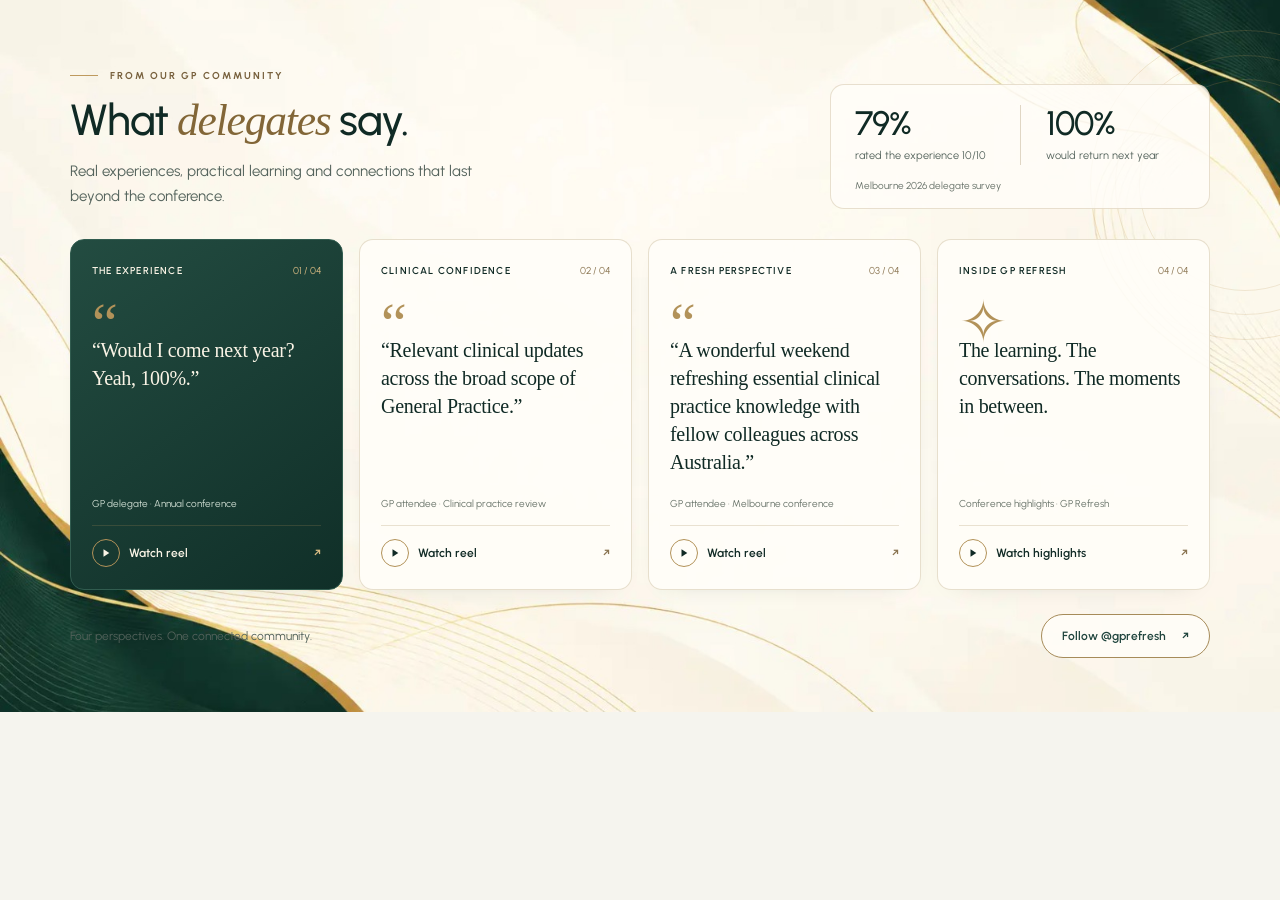
<file: preview/social.html>
<!doctype html>
<html lang="en">
<head>
  <meta charset="UTF-8">
  <meta name="viewport" content="width=device-width, initial-scale=1.0">
  <title>What Delegates Say | GP Refresh</title>
<style>
@import url('https://fonts.googleapis.com/css2?family=Urbanist:wght@400;500;600;700&display=swap');
*, *::before, *::after {
  box-sizing: border-box;
}
html, body {
  margin: 0;
  padding: 0;
  background: #f5f4ee;
}
:root {
  --gpr-social-green: #1f443d;
  --gpr-social-ink: #102a25;
  --gpr-social-gold: #be9a5e;
}
.gpr-testimonials-section {
  position: relative;
  isolation: isolate;
  overflow: hidden;
  width: 100%;
  padding: 68px 70px 54px;
  background: #faf7ee url('assets/background%20image.jpeg') center / cover no-repeat;
  color: var(--gpr-social-ink);
  font-family: 'Urbanist', sans-serif;
  font-size: 16px;
  line-height: 1.5;
  letter-spacing: normal;
}
.gpr-testimonials-section :where(h2, h3, p, blockquote) {
  margin: 0;
  font-family: inherit;
  color: inherit;
}
.gpr-social-inner {
  position: relative;
  z-index: 1;
  width: 100%;
  max-width: 1200px;
  margin-inline: auto;
}
.gpr-social-header {
  display: grid;
  grid-template-columns: minmax(0, 1fr) minmax(280px, 380px);
  align-items: end;
  gap: 40px;
  margin-bottom: 30px;
}
.gpr-social-eyebrow {
  display: flex;
  align-items: center;
  gap: 12px;
  margin-bottom: 12px !important;
  color: #78613d !important;
  font-size: 10px;
  font-weight: 700;
  letter-spacing: 2px;
  text-transform: uppercase;
}
.gpr-social-eyebrow::before {
  content: '';
  width: 28px;
  height: 1px;
  background: var(--gpr-social-gold);
}
.gpr-testimonials-section .gpr-social-title {
  font-size: clamp(30px, 3.4vw, 44px);
  font-weight: 500;
  line-height: 1.15;
  letter-spacing: -1.2px;
}
.gpr-social-title em {
  font-family: Georgia, serif;
  font-weight: 400;
  color: #826637;
}
.gpr-testimonials-section .gpr-social-intro {
  max-width: 440px;
  margin-top: 14px;
  color: #53625b;
  font-size: 15px;
  line-height: 1.65;
}
.gpr-social-proof {
  padding: 20px 24px 15px;
  border: 1px solid rgba(163, 135, 84, .25);
  border-radius: 14px;
  background: rgba(255, 253, 248, .84);
}
.gpr-social-stats {
  display: grid;
  grid-template-columns: 1fr 1fr;
}
.gpr-social-stat + .gpr-social-stat {
  padding-left: 25px;
  border-left: 1px solid #e0d6c4;
}
.gpr-social-stat strong {
  display: block;
  font-size: 34px;
  font-weight: 500;
  line-height: 1.1;
  letter-spacing: -1px;
}
.gpr-social-stat span {
  display: block;
  margin-top: 6px;
  font-size: 11px;
  color: #53625b;
}
.gpr-testimonials-section .gpr-social-survey {
  margin-top: 13px;
  font-size: 10px;
  color: #657067;
}
.gpr-social-cards {
  display: grid;
  grid-template-columns: repeat(4, minmax(0, 1fr));
  gap: 16px;
  min-width: 0;
}
.gpr-social-card {
  display: flex;
  flex-direction: column;
  min-width: 0;
  min-height: 270px;
  padding: 23px 21px 20px;
  border: 1px solid rgba(163, 135, 84, .26);
  border-radius: 14px;
  background: rgba(255, 253, 248, .94);
  box-shadow: 0 8px 24px -20px rgba(21, 47, 39, .28);
}
.gpr-social-card--featured {
  background: linear-gradient(145deg, #234c41, #102f28);
  color: #faf4e6;
  border-color: #315c4f;
}
.gpr-social-card-top {
  display: flex;
  justify-content: space-between;
  align-items: center;
  gap: 8px;
}
.gpr-testimonials-section .gpr-social-topic {
  font-size: 10px;
  font-weight: 600;
  line-height: 1.5;
  letter-spacing: 1.2px;
  text-transform: uppercase;
}
.gpr-social-index {
  color: #8a7450;
  font-size: 10px;
  font-variant-numeric: tabular-nums;
}
.gpr-social-card--featured .gpr-social-index {
  color: #d9bb83;
}
.gpr-social-quote-mark {
  height: 42px;
  margin-top: 16px;
  color: #b29259;
  font-family: Georgia, serif;
  font-size: 58px;
  line-height: 1;
}
.gpr-social-card blockquote,
.gpr-testimonials-section .gpr-social-highlight {
  flex: 1;
  margin-bottom: 20px;
  font-family: Georgia, serif;
  font-size: 20px;
  font-weight: 400;
  line-height: 1.4;
  letter-spacing: -.3px;
}
.gpr-social-card blockquote p {
  font-family: inherit;
}
.gpr-testimonials-section .gpr-social-credit {
  margin-top: auto;
  margin-bottom: 14px;
  color: #677268;
  font-size: 10px;
}
.gpr-social-card--featured .gpr-social-credit {
  color: #d1dfd4;
}
.gpr-social-watch {
  display: flex;
  align-items: center;
  gap: 9px;
  min-height: 44px;
  padding-top: 12px;
  border-top: 1px solid rgba(163, 135, 84, .24);
  color: inherit;
  font-size: 12px;
  font-weight: 600;
  text-decoration: none;
}
.gpr-social-watch svg {
  flex-shrink: 0;
  width: 28px;
  height: 28px;
  padding: 8px;
  border: 1px solid #b29259;
  border-radius: 50%;
  fill: currentColor;
}
.gpr-social-watch span:last-child {
  margin-left: auto;
  color: #8a7450;
}
.gpr-social-card--featured .gpr-social-watch span:last-child {
  color: #d9bb83;
}
.gpr-social-footer {
  display: flex;
  justify-content: space-between;
  align-items: center;
  gap: 20px;
  margin-top: 24px;
}
.gpr-testimonials-section .gpr-social-caption {
  color: #53625b;
  font-size: 12px;
}
.gpr-social-swipe {
  display: none;
}
.gpr-social-follow {
  display: inline-flex;
  align-items: center;
  gap: 16px;
  min-height: 44px;
  padding: 10px 20px;
  border: 1px solid #a68b59;
  border-radius: 30px;
  color: var(--gpr-social-green);
  background: rgba(255, 253, 248, .9);
  font-size: 12px;
  font-weight: 600;
  text-decoration: none;
}
.gpr-testimonials-section :is(a, button):focus-visible {
  outline: 2px solid #97753a;
  outline-offset: 4px;
}
.gpr-social-ornament {
  position: absolute;
  z-index: 0;
  top: 30px;
  right: -120px;
  width: 310px;
  height: 310px;
  border: 1px solid rgba(190, 154, 94, .22);
  border-radius: 50%;
  pointer-events: none;
}
.gpr-social-ornament::before,
.gpr-social-ornament::after {
  content: '';
  position: absolute;
  inset: 24px;
  border: 1px solid rgba(190, 154, 94, .2);
  border-radius: 50%;
}
.gpr-social-ornament::after {
  inset: 48px;
}
.gpr-social-dialog {
  box-sizing: border-box;
  width: min(420px, calc(100% - 32px));
  max-width: calc(100% - 32px);
  max-height: calc(100vh - 32px);
  max-height: calc(100dvh - 32px);
  margin: auto;
  padding: 18px;
  overflow: hidden;
  border: 1px solid rgba(210, 178, 120, .65);
  border-radius: 22px;
  background: linear-gradient(145deg, #24483e, #0c251f 70%);
  color: #faf4e6;
  font-family: 'Urbanist', sans-serif;
  box-shadow: 0 30px 90px rgba(0, 0, 0, .45), inset 0 1px 0 rgba(255, 240, 210, .15);
}
.gpr-social-dialog[open] {
  display: flex;
  flex-direction: column;
  gap: 12px;
}
.gpr-social-dialog::backdrop {
  background: rgba(4, 15, 12, .82);
  backdrop-filter: blur(6px);
}
.gpr-social-dialog:not([open]) {
  display: none;
}
.gpr-social-dialog-header {
  display: flex;
  flex-shrink: 0;
  justify-content: space-between;
  align-items: center;
  gap: 14px;
}
.gpr-social-dialog-heading {
  min-width: 0;
}
.gpr-social-dialog .gpr-social-dialog-eyebrow {
  margin-bottom: 4px;
  color: #d8bd88;
  font-size: 9px;
  font-weight: 600;
  line-height: 1.4;
  letter-spacing: 1.6px;
  text-transform: uppercase;
}
.gpr-social-dialog-header h3 {
  font-size: 15px;
  font-weight: 500;
  line-height: 1.4;
}
.gpr-social-close {
  display: grid;
  place-items: center;
  flex-shrink: 0;
  width: 44px;
  height: 44px;
  padding: 0;
  border: 1px solid rgba(216, 189, 136, .4);
  border-radius: 50%;
  background: rgba(255, 255, 255, .04);
  color: #faf4e6;
  font-size: 24px;
  line-height: 1;
  cursor: pointer;
}
.gpr-social-player {
  position: relative;
  flex: none;
  align-self: center;
  width: 360px;
  max-width: 100%;
  height: 480px;
  min-height: 0;
  overflow: hidden;
  border-radius: 12px;
  background: #fff;
  box-shadow: 0 0 0 1px rgba(216, 189, 136, .25), 0 8px 24px rgba(0, 0, 0, .18);
}
.gpr-social-player iframe {
  position: absolute;
  inset: 0;
  display: block;
  width: 360px;
  max-width: none;
  height: 900px;
  border: 0;
  background: #fff;
  transform-origin: top left;
}
.gpr-social-dialog .gpr-social-open-original {
  display: flex;
  flex-shrink: 0;
  align-items: center;
  justify-content: center;
  gap: 12px;
  min-height: 44px;
  padding: 8px 16px;
  border: 1px solid rgba(216, 189, 136, .3);
  border-radius: 8px;
  background: rgba(255, 255, 255, .04);
  color: #f1e3c9;
  font-size: 12px;
  font-weight: 500;
  line-height: 1.5;
  text-decoration: none;
}
@media (max-width: 1024px) {
  .gpr-testimonials-section { padding: 56px 30px 44px; }
  .gpr-social-header { gap: 24px; }
  .gpr-social-cards { grid-template-columns: repeat(2, minmax(0, 1fr)); }
  .gpr-social-card { min-height: 245px; }
}
@media (max-width: 767px) {
  .gpr-testimonials-section { padding: 44px 20px 36px; }
  .gpr-social-header { grid-template-columns: minmax(0, 1fr); gap: 22px; margin-bottom: 22px; }
  .gpr-social-proof { max-width: 380px; padding: 16px 20px 13px; }
  .gpr-social-stat strong { font-size: 28px; }
  .gpr-social-cards {
    grid-template-columns: none;
    grid-auto-flow: column;
    grid-auto-columns: minmax(240px, 82%);
    gap: 12px;
    overflow-x: auto;
    overscroll-behavior-x: contain;
    scroll-snap-type: x mandatory;
    scroll-padding-inline: 0;
    scrollbar-width: thin;
    scrollbar-color: #be9a5e transparent;
    padding-bottom: 12px;
  }
  .gpr-social-card { min-height: 275px; scroll-snap-align: start; }
  .gpr-social-footer { align-items: flex-start; margin-top: 16px; gap: 12px; flex-wrap: wrap; }
  .gpr-social-caption { display: none; }
  .gpr-social-swipe { display: inline; color: #53625b; font-size: 11px; line-height: 44px; }
  .gpr-social-follow { padding-inline: 16px; }
  .gpr-social-dialog { padding: 14px; }
}
@media (prefers-reduced-motion: no-preference) and (hover: hover) and (pointer: fine) {
  .gpr-social-card { transition: transform .25s ease, box-shadow .25s ease, border-color .25s ease; }
  .gpr-social-card:hover { transform: translateY(-4px); border-color: #be9a5e; box-shadow: 0 14px 30px -20px rgba(21, 47, 39, .35); }
  .gpr-social-follow { transition: background-color .2s ease; }
  .gpr-social-follow:hover { background: #eee5d2; }
  .gpr-social-close, .gpr-social-dialog .gpr-social-open-original { transition: background-color .2s ease, border-color .2s ease; }
  .gpr-social-close:hover, .gpr-social-dialog .gpr-social-open-original:hover { background: rgba(216, 189, 136, .12); border-color: #be9a5e; }
}
@media (prefers-reduced-motion: no-preference) {
  .gpr-social-dialog[open] { animation: gpr-social-popup-in .22s cubic-bezier(.22, 1, .36, 1); }
}
@keyframes gpr-social-popup-in {
  from { opacity: 0; transform: translateY(10px) scale(.98); }
  to { opacity: 1; transform: translateY(0) scale(1); }
}
@supports (animation-timeline: view()) {
  @media (prefers-reduced-motion: no-preference) {
    .gpr-social-ornament {
      animation: gpr-social-drift linear both;
      animation-timeline: view();
      animation-range: entry 0% exit 100%;
    }
  }
}
@keyframes gpr-social-drift {
  from { transform: translate(-12px, -25px) scale(.92); }
  to { transform: translate(12px, 35px) scale(1.08); }
}
</style>
</head>
<body>
<section class="gpr-testimonials-section" id="testimonials" aria-labelledby="gpr-social-title">
  <div class="gpr-social-ornament" aria-hidden="true"></div>
  <div class="gpr-social-inner">
    <header class="gpr-social-header">
      <div data-social-reveal>
        <p class="gpr-social-eyebrow">From our GP community</p>
        <h2 class="gpr-social-title" id="gpr-social-title">What <em>delegates</em> say.</h2>
        <p class="gpr-social-intro">Real experiences, practical learning and connections that last beyond the conference.</p>
      </div>
      <div class="gpr-social-proof" data-social-reveal>
        <div class="gpr-social-stats">
          <div class="gpr-social-stat"><strong>79%</strong><span>rated the experience 10/10</span></div>
          <div class="gpr-social-stat"><strong>100%</strong><span>would return next year</span></div>
        </div>
        <p class="gpr-social-survey">Melbourne 2026 delegate survey</p>
      </div>
    </header>
    <div class="gpr-social-cards" tabindex="0" aria-label="Delegate experiences. Scroll to explore four reels.">
      <article class="gpr-social-card gpr-social-card--featured" data-social-reveal>
        <div class="gpr-social-card-top"><h3 class="gpr-social-topic">The experience</h3><span class="gpr-social-index">01 / 04</span></div>
        <div class="gpr-social-quote-mark" aria-hidden="true">“</div>
        <blockquote><p>“Would I come next year? Yeah, 100%.”</p></blockquote>
        <p class="gpr-social-credit">GP delegate · Annual conference</p>
        <a class="gpr-social-watch" data-gpr-reel href="https://www.instagram.com/reel/DbNpDp8FAhu/" target="_blank" rel="noopener noreferrer" aria-label="Watch the featured delegate review">
          <svg viewBox="0 0 12 12" aria-hidden="true"><path d="M3 1.5 10 6 3 10.5Z"/></svg><span>Watch reel</span><span aria-hidden="true">↗</span>
        </a>
      </article>
      <article class="gpr-social-card" data-social-reveal>
        <div class="gpr-social-card-top"><h3 class="gpr-social-topic">Clinical confidence</h3><span class="gpr-social-index">02 / 04</span></div>
        <div class="gpr-social-quote-mark" aria-hidden="true">“</div>
        <blockquote><p>“Relevant clinical updates across the broad scope of General Practice.”</p></blockquote>
        <p class="gpr-social-credit">GP attendee · Clinical practice review</p>
        <a class="gpr-social-watch" data-gpr-reel href="https://www.instagram.com/reel/DbVVqn9jdAF/" target="_blank" rel="noopener noreferrer" aria-label="Watch the clinical scope review">
          <svg viewBox="0 0 12 12" aria-hidden="true"><path d="M3 1.5 10 6 3 10.5Z"/></svg><span>Watch reel</span><span aria-hidden="true">↗</span>
        </a>
      </article>
      <article class="gpr-social-card" data-social-reveal>
        <div class="gpr-social-card-top"><h3 class="gpr-social-topic">A fresh perspective</h3><span class="gpr-social-index">03 / 04</span></div>
        <div class="gpr-social-quote-mark" aria-hidden="true">“</div>
        <blockquote><p>“A wonderful weekend refreshing essential clinical practice knowledge with fellow colleagues across Australia.”</p></blockquote>
        <p class="gpr-social-credit">GP attendee · Melbourne conference</p>
        <a class="gpr-social-watch" data-gpr-reel href="https://www.instagram.com/reel/DbSUPAYDatQ/" target="_blank" rel="noopener noreferrer" aria-label="Watch the weekend refresher review">
          <svg viewBox="0 0 12 12" aria-hidden="true"><path d="M3 1.5 10 6 3 10.5Z"/></svg><span>Watch reel</span><span aria-hidden="true">↗</span>
        </a>
      </article>
      <article class="gpr-social-card" data-social-reveal>
        <div class="gpr-social-card-top"><h3 class="gpr-social-topic">Inside GP Refresh</h3><span class="gpr-social-index">04 / 04</span></div>
        <div class="gpr-social-quote-mark" aria-hidden="true">✧</div>
        <p class="gpr-social-highlight">The learning. The conversations. The moments in between.</p>
        <p class="gpr-social-credit">Conference highlights · GP Refresh</p>
        <a class="gpr-social-watch" data-gpr-reel href="https://www.instagram.com/reel/DclFN__FI0H/" target="_blank" rel="noopener noreferrer" aria-label="Watch the conference highlights">
          <svg viewBox="0 0 12 12" aria-hidden="true"><path d="M3 1.5 10 6 3 10.5Z"/></svg><span>Watch highlights</span><span aria-hidden="true">↗</span>
        </a>
      </article>
    </div>
    <div class="gpr-social-footer" data-social-reveal>
      <p class="gpr-social-caption">Four perspectives. One connected community.</p>
      <span class="gpr-social-swipe">Swipe to explore →</span>
      <a class="gpr-social-follow" href="https://www.instagram.com/gprefresh/" target="_blank" rel="noopener noreferrer">Follow @gprefresh <span aria-hidden="true">↗</span></a>
    </div>
  </div>
  <dialog class="gpr-social-dialog" aria-labelledby="gpr-social-dialog-title">
    <div class="gpr-social-dialog-header"><div class="gpr-social-dialog-heading"><p class="gpr-social-dialog-eyebrow">GP Refresh · Delegate stories</p><h3 id="gpr-social-dialog-title">GP Refresh delegate experience</h3></div><button type="button" class="gpr-social-close" aria-label="Close reel">×</button></div>
    <div class="gpr-social-player"></div>
    <a class="gpr-social-open-original" href="https://www.instagram.com/gprefresh/" target="_blank" rel="noopener noreferrer">Open on Instagram <span aria-hidden="true">↗</span></a>
  </dialog>
</section>
<script>
(function () {
  'use strict';
  var root = document.getElementById('testimonials');
  if (!root || root.dataset.socialReady) return;
  root.dataset.socialReady = 'true';
  var preference = window.matchMedia ? window.matchMedia('(prefers-reduced-motion: reduce)') : { matches: true };
  var dialog = root.querySelector('.gpr-social-dialog');
  var player = root.querySelector('.gpr-social-player');
  var opener;
  var previousOverflow;
  if (dialog && typeof dialog.showModal === 'function') {
    var currentFrame;
    var nativeHeight = 900;
    var fitRequest;
    var header = root.querySelector('.gpr-social-dialog-header');
    var originalLink = root.querySelector('.gpr-social-open-original');
    function fitPlayer() {
      if (!dialog.open || !currentFrame) return;
      var style = window.getComputedStyle(dialog);
      var viewportHeight = window.visualViewport ? window.visualViewport.height : window.innerHeight;
      var paddingX = parseFloat(style.paddingLeft) + parseFloat(style.paddingRight);
      var paddingY = parseFloat(style.paddingTop) + parseFloat(style.paddingBottom);
      var bordersY = parseFloat(style.borderTopWidth) + parseFloat(style.borderBottomWidth);
      var gap = parseFloat(style.rowGap) || 12;
      var availableHeight = Math.max(1, viewportHeight - 32 - paddingY - bordersY
        - header.offsetHeight - originalLink.offsetHeight - 2 * gap);
      var availableWidth = Math.max(1, dialog.clientWidth - paddingX);
      var scale = Math.min(1, availableWidth / 360, availableHeight / nativeHeight);
      player.style.width = (360 * scale) + 'px';
      player.style.height = (nativeHeight * scale) + 'px';
      currentFrame.style.height = nativeHeight + 'px';
      currentFrame.style.transform = 'scale(' + scale + ')';
    }
    function queueFit() {
      if (!dialog.open || fitRequest) return;
      fitRequest = window.requestAnimationFrame(function () { fitRequest = null; fitPlayer(); });
    }
    window.addEventListener('resize', queueFit, { passive: true });
    if (window.visualViewport) window.visualViewport.addEventListener('resize', queueFit, { passive: true });
    // Only accept embed measurements from the currently displayed Instagram frame.
    window.addEventListener('message', function (event) {
      if (!dialog.open || !currentFrame || event.source !== currentFrame.contentWindow
          || event.origin !== 'https://www.instagram.com') return;
      var data = event.data;
      if (typeof data === 'string') {
        try { data = JSON.parse(data); } catch (_) { return; }
      }
      if (!data || data.type !== 'MEASURE' || !data.details) return;
      var height = Number(data.details.height);
      if (!Number.isFinite(height) || height < 320 || height > 4000) return;
      nativeHeight = Math.ceil(height);
      queueFit();
    });
    root.querySelectorAll('[data-gpr-reel]').forEach(function (link) {
      link.addEventListener('click', function (event) {
        if (event.ctrlKey || event.metaKey || event.shiftKey || event.altKey || event.button > 0) return;
        event.preventDefault();
        opener = link;
        var title = link.getAttribute('aria-label').replace(/^Watch (the )?/i, '');
        root.querySelector('#gpr-social-dialog-title').textContent = title.charAt(0).toUpperCase() + title.slice(1);
        originalLink.href = link.href;
        player.replaceChildren();
        nativeHeight = 900;
        var iframe = document.createElement('iframe');
        currentFrame = iframe;
        iframe.src = link.href.replace(/\/$/, '') + '/embed/';
        iframe.title = link.getAttribute('aria-label');
        iframe.allow = 'autoplay; encrypted-media; fullscreen; picture-in-picture';
        iframe.setAttribute('allowfullscreen', '');
        iframe.referrerPolicy = 'strict-origin-when-cross-origin';
        iframe.addEventListener('load', queueFit);
        player.appendChild(iframe);
        previousOverflow = document.body.style.overflow;
        document.body.style.overflow = 'hidden';
        dialog.showModal();
        fitPlayer();
      });
    });
    root.querySelector('.gpr-social-close').addEventListener('click', function () { dialog.close(); });
    dialog.addEventListener('click', function (event) {
      if (event.target !== dialog) return;
      var bounds = dialog.getBoundingClientRect();
      if (event.clientX < bounds.left || event.clientX > bounds.right || event.clientY < bounds.top || event.clientY > bounds.bottom) dialog.close();
    });
    dialog.addEventListener('close', function () {
      if (fitRequest) window.cancelAnimationFrame(fitRequest);
      fitRequest = null;
      currentFrame = null;
      player.replaceChildren();
      player.style.width = '';
      player.style.height = '';
      document.body.style.overflow = previousOverflow;
      if (opener && opener.isConnected) opener.focus({ preventScroll: true });
    });
  }
  var observer;
  var active = new Set();
  function stopMotion() {
    if (observer) observer.disconnect();
    active.forEach(function (animation) { animation.cancel(); });
    active.clear();
  }
  function startMotion() {
    if (preference.matches || !('IntersectionObserver' in window) || !Element.prototype.animate) return;
    observer = new IntersectionObserver(function (entries) {
      var order = 0;
      entries.forEach(function (entry) {
        if (!entry.isIntersecting) return;
        observer.unobserve(entry.target);
        if (preference.matches || entry.target.dataset.socialRevealed) return;
        entry.target.dataset.socialRevealed = 'true';
        if (entry.target.contains(document.activeElement)) return;
        var animation = entry.target.animate([
          { opacity: 0, transform: 'translateY(20px)' },
          { opacity: 1, transform: 'translateY(0)' }
        ], { duration: 650, delay: (order++ % 4) * 85, easing: 'cubic-bezier(.22,1,.36,1)', fill: 'backwards' });
        active.add(animation);
        animation.onfinish = animation.oncancel = function () { active.delete(animation); };
      });
    }, { threshold: .12 });
    root.querySelectorAll('[data-social-reveal]').forEach(function (element) {
      if (!element.dataset.socialRevealed) observer.observe(element);
    });
  }
  root.addEventListener('focusin', function (event) {
    active.forEach(function (animation) {
      if (animation.effect.target.contains(event.target)) animation.cancel();
    });
  });
  if (preference.addEventListener) preference.addEventListener('change', function () { stopMotion(); startMotion(); });
  startMotion();
})();
</script>
</body>
</html>
</file>
